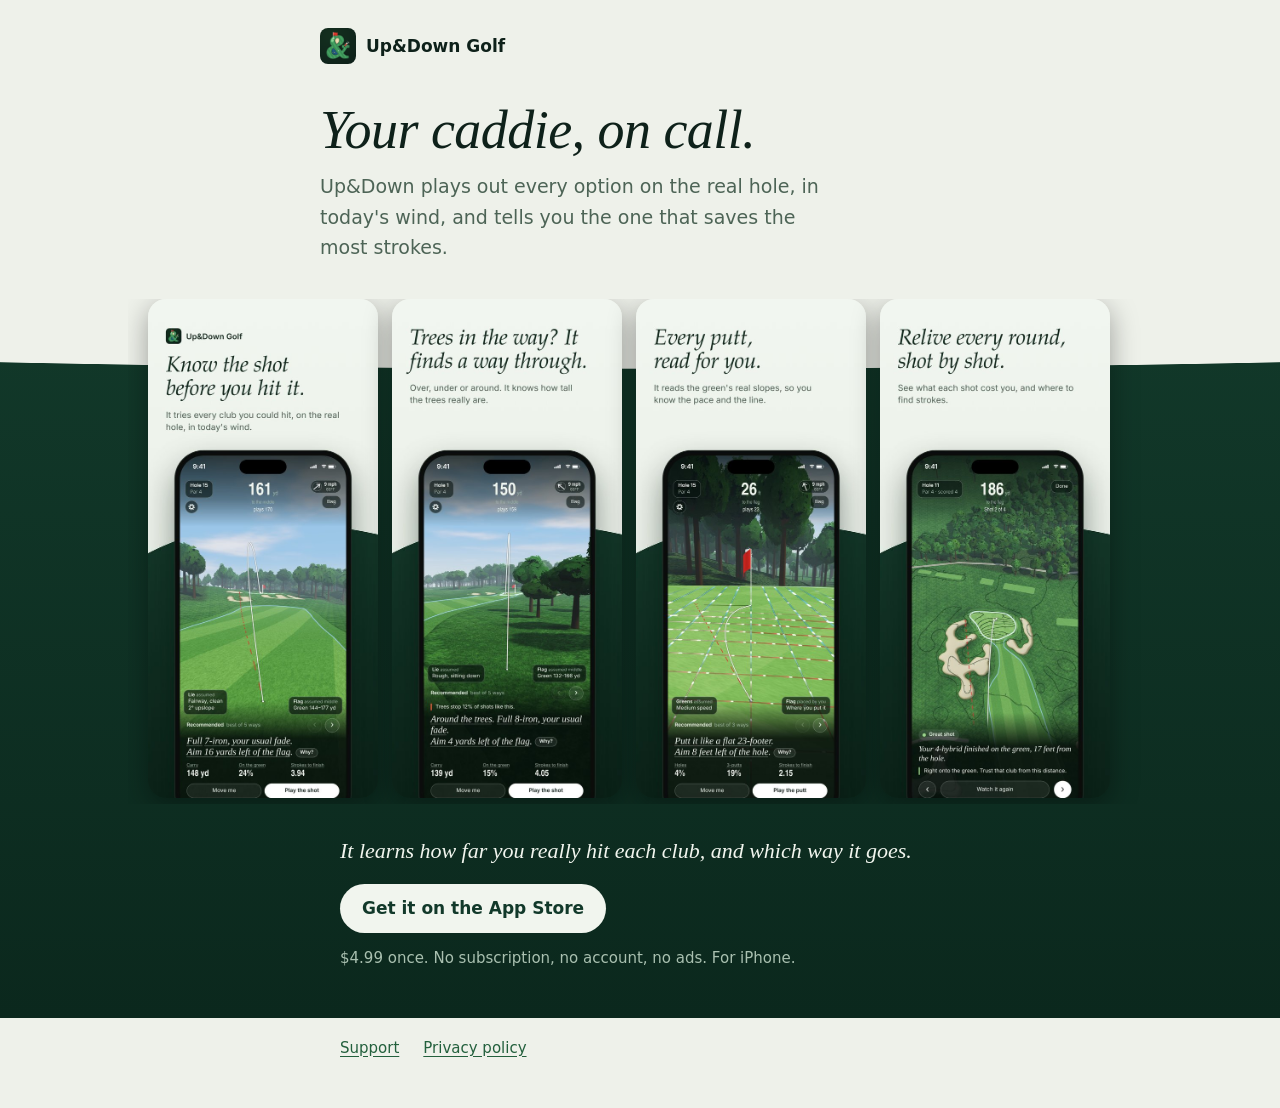
<file: index.html>
<!doctype html>
<html lang="en">
  <head>
    <meta charset="utf-8" />
    <meta name="viewport" content="width=device-width, initial-scale=1" />
    <title>Up&amp;Down Golf</title>
    <meta name="description" content="Know the shot before you hit it. Up&amp;Down plays out every option on the real hole, in today's wind, and tells you the one that saves the most strokes." />
    <link rel="icon" href="icon.png" />
    <link rel="apple-touch-icon" href="icon.png" />
    <link rel="stylesheet" href="style.css" />
  </head>
  <body>
    <header>
      <div class="inner">
        <a class="brand" href="./"><img src="icon.png" alt="" /><span>Up&amp;Down Golf</span></a>
        <h1>Your caddie, on call.</h1>
        <p class="lead">Up&amp;Down plays out every option on the real hole, in today's wind, and tells you the one that saves the most strokes.</p>
      </div>
    </header>
    <section class="hill" aria-label="The app">
      <div class="shots">
        <img src="shots/shot1.jpg" width="540" height="1173" alt="The call on the tee: the club, the shape, and where to aim, on a 3D model of the hole." />
        <img src="shots/shot3.jpg" width="540" height="1173" alt="With trees in the way, the call goes over, under or around them." />
        <img src="shots/shot4.jpg" width="540" height="1173" alt="A putt read from the green's real slopes: where to start it and how hard." />
        <img src="shots/shot6.jpg" width="540" height="1173" alt="A round played back shot by shot, with a note on each shot." />
      </div>
      <div class="facts">
        <p>It learns how far you really hit each club, and which way it goes.</p>
        <a class="get" href="https://apps.apple.com/us/app/up-down-golf/id6824749785">Get it on the App Store</a>
        <p class="terms">$4.99 once. No subscription, no account, no ads. For iPhone.</p>
      </div>
    </section>
    <footer>
      <a href="support.html">Support</a>
      <a href="privacy.html">Privacy policy</a>
    </footer>
  </body>
</html>
</file>
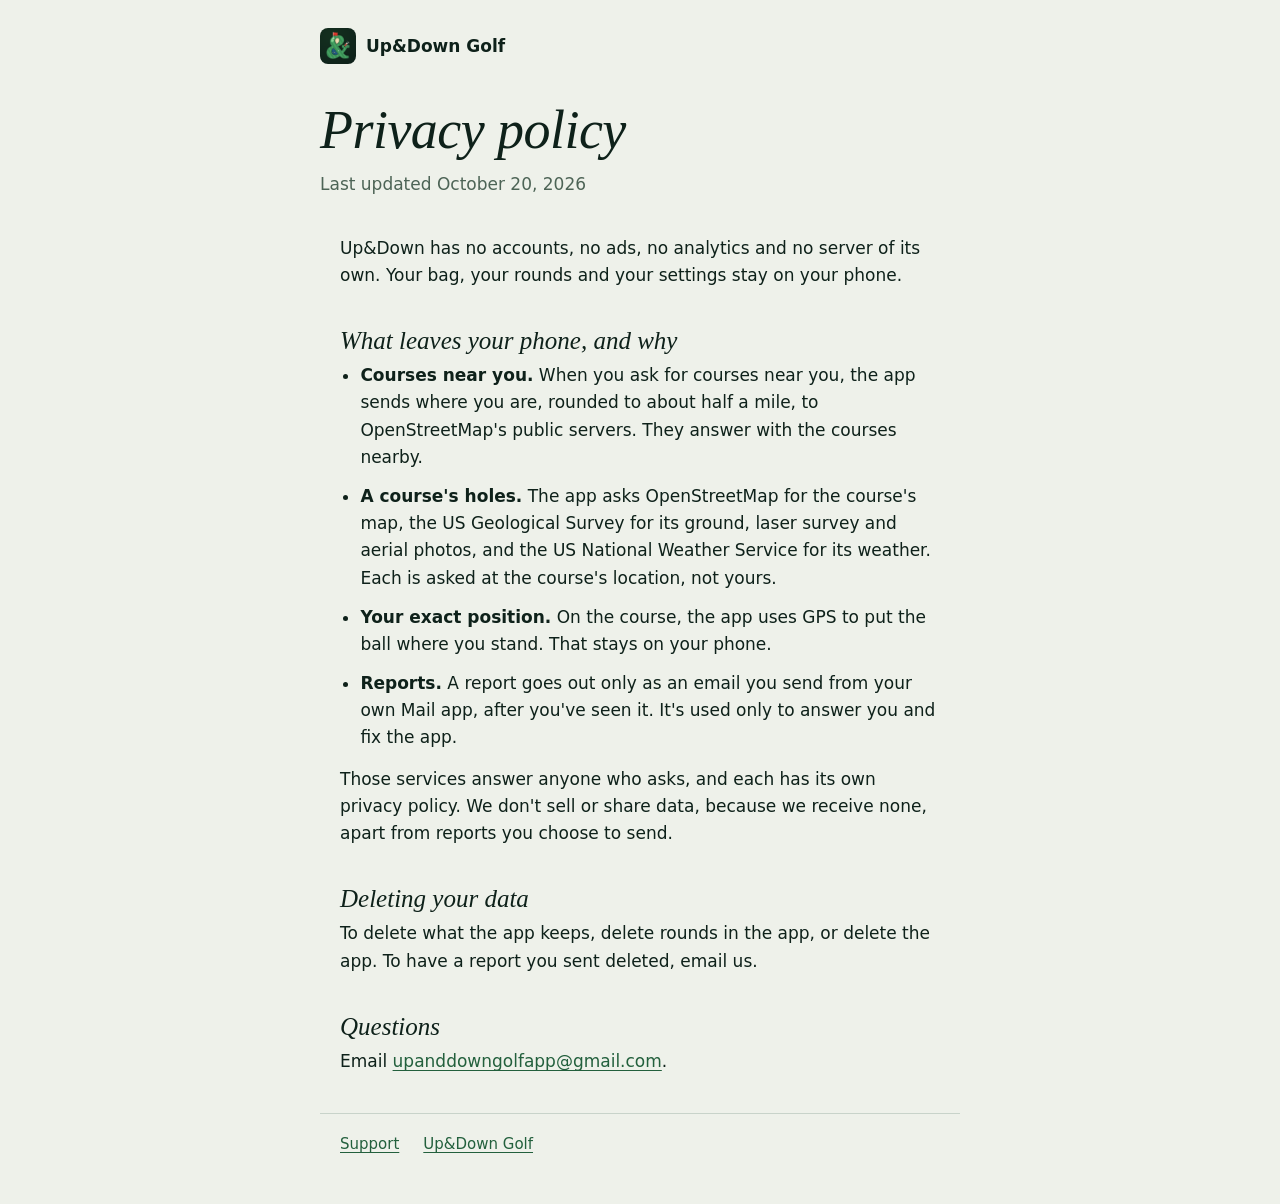
<file: privacy.html>
<!doctype html>
<html lang="en">
  <head>
    <meta charset="utf-8" />
    <meta name="viewport" content="width=device-width, initial-scale=1" />
    <title>Up&amp;Down Golf privacy policy</title>
    <meta name="description" content="What the Up&amp;Down Golf app keeps, and what leaves your phone." />
    <link rel="icon" href="icon.png" />
    <link rel="apple-touch-icon" href="icon.png" />
    <link rel="stylesheet" href="style.css" />
  </head>
  <body>
    <header>
      <div class="inner">
        <a class="brand" href="./"><img src="icon.png" alt="" /><span>Up&amp;Down Golf</span></a>
        <h1>Privacy policy</h1>
        <p class="updated">Last updated October 20, 2026</p>
      </div>
    </header>
    <main>

      <p>Up&amp;Down has no accounts, no ads, no analytics and no server of its own. Your bag, your rounds and your settings stay on your phone.</p>

      <h2>What leaves your phone, and why</h2>
      <ul>
        <li><strong>Courses near you.</strong> When you ask for courses near you, the app sends where you are, rounded to about half a mile, to OpenStreetMap's public servers. They answer with the courses nearby.</li>
        <li><strong>A course's holes.</strong> The app asks OpenStreetMap for the course's map, the US Geological Survey for its ground, laser survey and aerial photos, and the US National Weather Service for its weather. Each is asked at the course's location, not yours.</li>
        <li><strong>Your exact position.</strong> On the course, the app uses GPS to put the ball where you stand. That stays on your phone.</li>
        <li><strong>Reports.</strong> A report goes out only as an email you send from your own Mail app, after you've seen it. It's used only to answer you and fix the app.</li>
      </ul>
      <p>Those services answer anyone who asks, and each has its own privacy policy. We don't sell or share data, because we receive none, apart from reports you choose to send.</p>

      <h2>Deleting your data</h2>
      <p>To delete what the app keeps, delete rounds in the app, or delete the app. To have a report you sent deleted, email us.</p>

      <h2>Questions</h2>
      <p>Email <a href="mailto:upanddowngolfapp@gmail.com">upanddowngolfapp@gmail.com</a>.</p>

    </main>
    <footer>
      <a href="support.html">Support</a>
      <a href="./">Up&amp;Down Golf</a>
    </footer>
  </body>
</html>
</file>
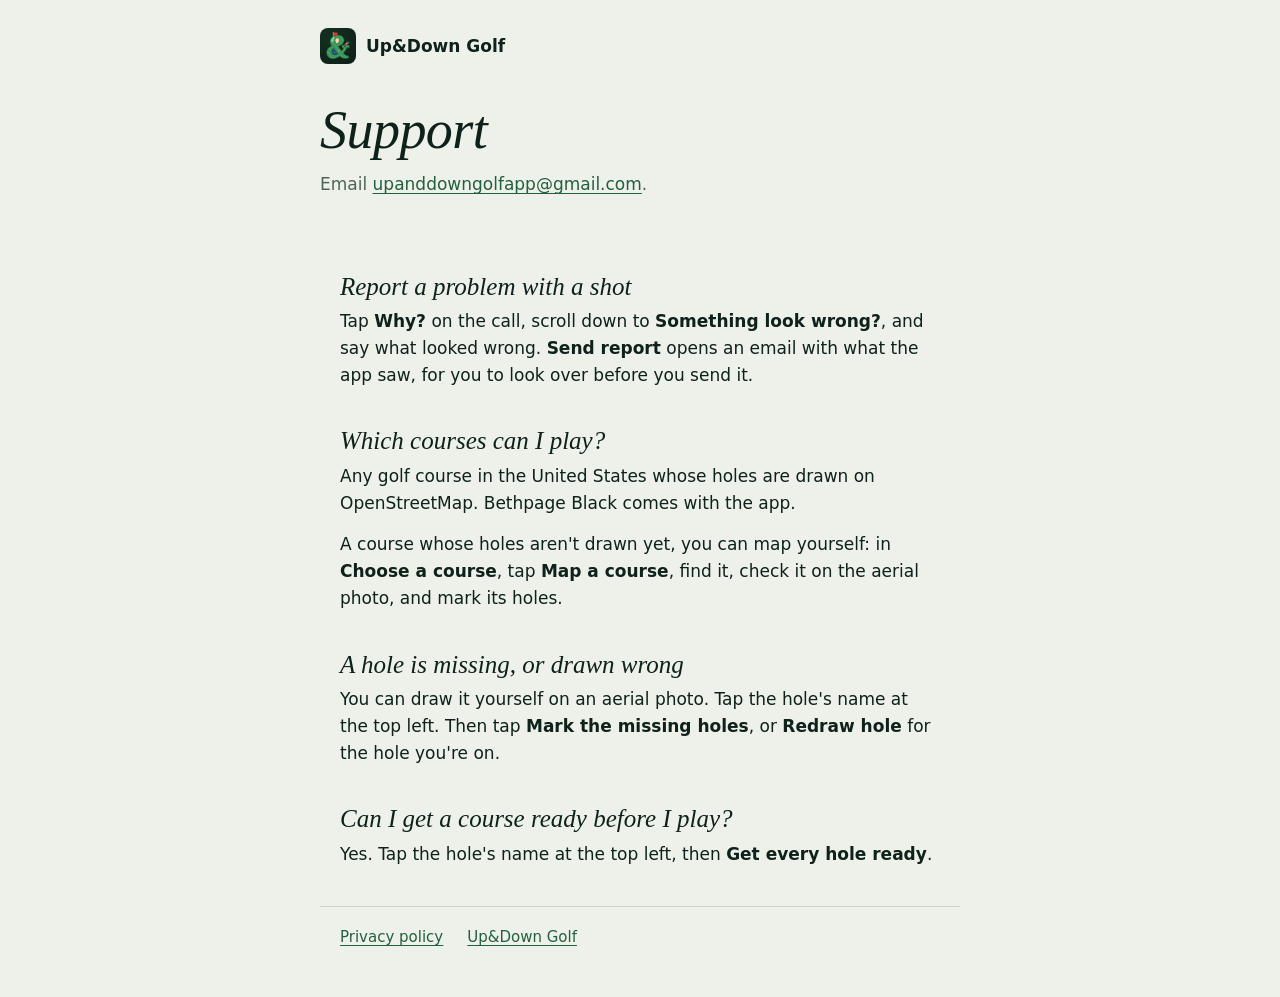
<file: support.html>
<!doctype html>
<html lang="en">
  <head>
    <meta charset="utf-8" />
    <meta name="viewport" content="width=device-width, initial-scale=1" />
    <title>Up&amp;Down Golf support</title>
    <meta name="description" content="Help with the Up&amp;Down Golf app." />
    <link rel="icon" href="icon.png" />
    <link rel="apple-touch-icon" href="icon.png" />
    <link rel="stylesheet" href="style.css" />
  </head>
  <body>
    <header>
      <div class="inner">
        <a class="brand" href="./"><img src="icon.png" alt="" /><span>Up&amp;Down Golf</span></a>
        <h1>Support</h1>
        <p class="updated">Email <a href="mailto:upanddowngolfapp@gmail.com">upanddowngolfapp@gmail.com</a>.</p>
      </div>
    </header>
    <main>

      <h2>Report a problem with a shot</h2>
      <p>Tap <em>Why?</em> on the call, scroll down to <em>Something look wrong?</em>, and say what looked wrong. <em>Send report</em> opens an email with what the app saw, for you to look over before you send it.</p>

      <h2>Which courses can I play?</h2>
      <p>Any golf course in the United States whose holes are drawn on OpenStreetMap. Bethpage Black comes with the app.</p>
      <p>A course whose holes aren't drawn yet, you can map yourself: in <em>Choose a course</em>, tap <em>Map a course</em>, find it, check it on the aerial photo, and mark its holes.</p>

      <h2>A hole is missing, or drawn wrong</h2>
      <p>You can draw it yourself on an aerial photo. Tap the hole's name at the top left. Then tap <em>Mark the missing holes</em>, or <em>Redraw hole</em> for the hole you're on.</p>

      <h2>Can I get a course ready before I play?</h2>
      <p>Yes. Tap the hole's name at the top left, then <em>Get every hole ready</em>.</p>

    </main>
    <footer>
      <a href="privacy.html">Privacy policy</a>
      <a href="./">Up&amp;Down Golf</a>
    </footer>
  </body>
</html>
</file>
<file: style.css>
/* Up&Down Golf: the look of the app and its App Store pictures. The app's own colors, a serif in italics for what is
   said, the dark green of a hill behind; and the fonts already on the reader's device. Nothing is loaded from anywhere
   else. */
:root {
  --page: #eef1ea;
  --raised: #f8faf7;
  --ink: #0e211a;
  --ink-soft: #4d6456;
  --rule: #c8d3ca;
  --link: #23603d;
  --hill: #12392a;
  --hill-deep: #0b281d;
  --on-hill: #f1f5ee;
  --on-hill-soft: #a9c0b0;
  --flag: #c0281f;
  --voice: 'Sitka Heading', 'Iowan Old Style', 'Charter', 'Bitstream Charter', 'Constantia', Georgia, serif;
  --text: -apple-system, BlinkMacSystemFont, 'Segoe UI', system-ui, 'Helvetica Neue', Arial, sans-serif;
  color-scheme: light dark;
}

@media (prefers-color-scheme: dark) {
  :root {
    --page: #0c1d16;
    --raised: #13291f;
    --ink: #f1f5ee;
    --ink-soft: #a2b6a8;
    --rule: #2a4437;
    --link: #8fd3a8;
  }
}

* {
  box-sizing: border-box;
}

body {
  margin: 0;
  background: var(--page);
  color: var(--ink);
  font: 17px/1.6 var(--text);
  -webkit-text-size-adjust: 100%;
}

/* The top of every page: the name, then what the page is, as the App Store pictures set a headline over the hill. */
header {
  position: relative;
  padding: 28px 20px 0;
  background: var(--page);
  overflow: hidden;
}

header .inner,
main,
footer {
  max-width: 40rem;
  margin: 0 auto;
}

.brand {
  display: inline-flex;
  align-items: center;
  gap: 10px;
  color: inherit;
  text-decoration: none;
}

.brand img {
  width: 36px;
  height: 36px;
  border-radius: 8px;
}

.brand span {
  font: 600 17px/1.2 var(--text);
}

h1 {
  margin: 30px 0 12px;
  font: italic 400 clamp(36px, 9vw, 54px) / 1.06 var(--voice);
  letter-spacing: -0.01em;
}

.lead,
.updated {
  margin: 0 0 28px;
  color: var(--ink-soft);
}

.lead {
  max-width: 32rem;
  font-size: 19px;
}

/* The hill: a dark green band the pictures stand on, as on the App Store. */
.hill {
  position: relative;
  margin-top: 8px;
  padding: 0 0 48px;
  background:
    radial-gradient(120% 70px at 50% 0, var(--page) 99%, transparent 100%) top / 100% 70px no-repeat,
    linear-gradient(var(--hill), var(--hill-deep));
}

.shots {
  display: flex;
  gap: 14px;
  max-width: 64rem;
  margin: 0 auto;
  padding: 0 20px 6px;
  overflow-x: auto;
  scroll-snap-type: x mandatory;
  scrollbar-width: none;
}

.shots::-webkit-scrollbar {
  display: none;
}

.shots img {
  flex: 0 0 auto;
  width: min(62vw, 230px);
  height: auto;
  border-radius: 18px;
  scroll-snap-align: center;
  box-shadow: 0 8px 28px rgba(0, 0, 0, 0.35);
}

.facts {
  max-width: 40rem;
  margin: 32px auto 0;
  padding: 0 20px;
  color: var(--on-hill);
}

.facts p {
  margin: 0 0 18px;
  font: italic 400 22px/1.35 var(--voice);
}

.get {
  display: inline-block;
  padding: 11px 22px;
  border-radius: 999px;
  background: var(--on-hill);
  color: var(--hill);
  font-weight: 650;
  text-decoration: none;
}

.get:focus-visible {
  outline: 2px solid var(--on-hill);
  outline-offset: 3px;
}

.facts .terms {
  margin: 14px 0 0;
  color: var(--on-hill-soft);
  font: 15px/1.5 var(--text);
}

/* The words of the support and privacy pages. */
main {
  padding: 8px 20px 24px;
}

h2 {
  margin: 36px 0 6px;
  font: italic 400 25px/1.25 var(--voice);
}

p {
  margin: 0 0 14px;
}

ul {
  margin: 0 0 14px;
  padding-left: 1.2em;
}

li {
  margin: 0 0 12px;
}

a {
  color: var(--link);
  text-underline-offset: 3px;
}

a:focus-visible {
  outline: 2px solid var(--link);
  outline-offset: 3px;
  border-radius: 2px;
}

em {
  font-style: normal;
  font-weight: 600;
}

footer {
  display: flex;
  flex-wrap: wrap;
  gap: 8px 24px;
  padding: 18px 20px 48px;
  border-top: 1px solid var(--rule);
  font-size: 15px;
}

.hill + footer {
  border-top: 0;
}
</file>
